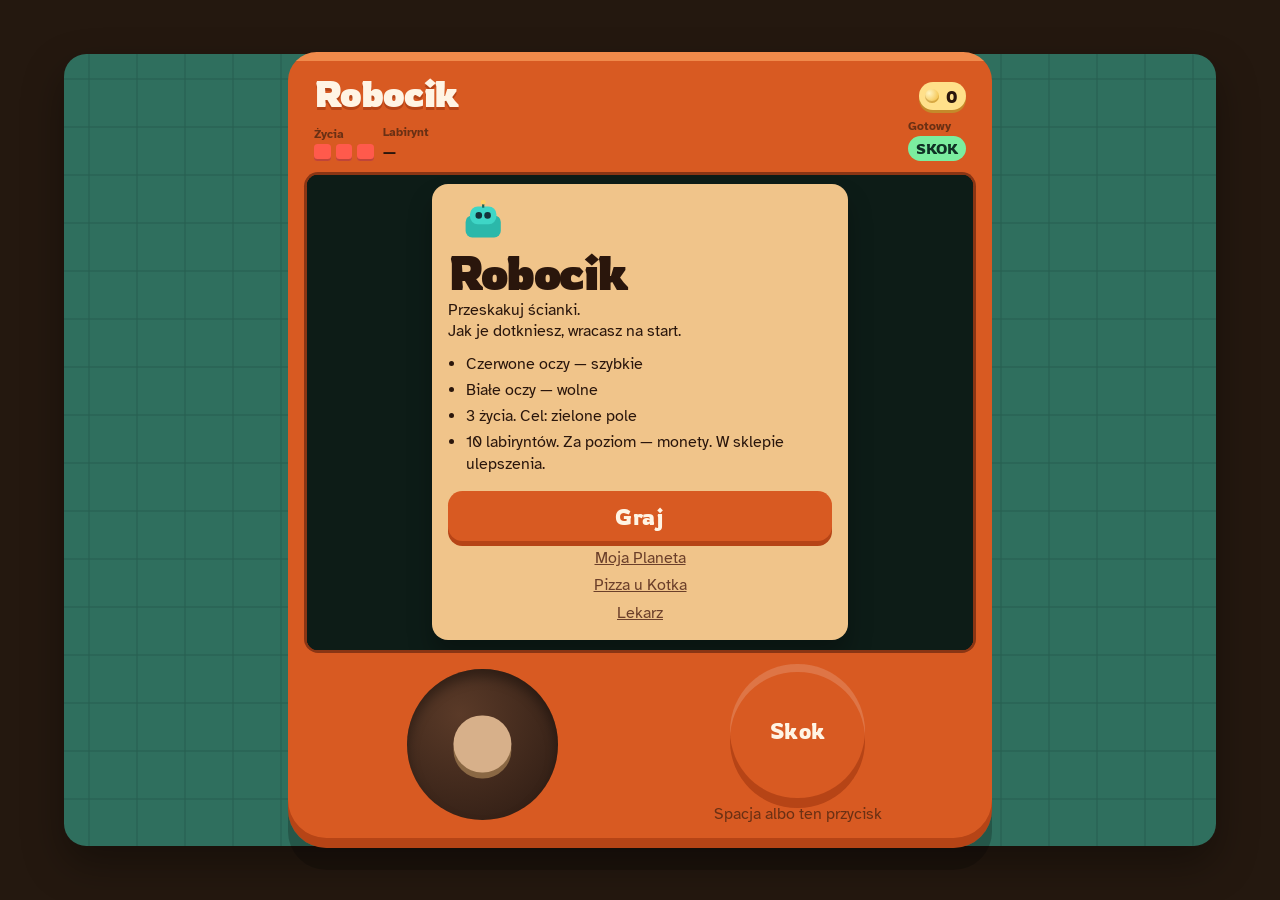
<file: index.html>
<!DOCTYPE html>
<html lang="pl">
  <head>
    <meta charset="utf-8" />
    <meta
      name="viewport"
      content="width=device-width, initial-scale=1, viewport-fit=cover"
    />
    <title>Robocik · r10</title>
    <meta
      name="description"
      content="Jesteś robocikiem. 10 labiryntów. Przeskakuj ścianki, zbieraj monety i kupuj ulepszenia."
    />
    <meta name="theme-color" content="#c65a24" />
    <link rel="icon" href="favicon.svg" type="image/svg+xml" />
    <link rel="preconnect" href="https://fonts.googleapis.com" />
    <link rel="preconnect" href="https://fonts.gstatic.com" crossorigin />
    <link
      href="https://fonts.googleapis.com/css2?family=Atkinson+Hyperlegible:wght@400;700&family=Rowdies:wght@400;700&display=swap"
      rel="stylesheet"
    />
    <link rel="stylesheet" href="styles.css?v=r10" />
  </head>
  <body>
    <div class="desk">
      <div class="mat" aria-hidden="true"></div>
      <main class="toy">
        <header class="faceplate">
          <div class="title-row">
            <h1>Robocik</h1>
            <p id="coins" class="coin-chip" aria-live="polite">
              <span class="coin-dot" aria-hidden="true"></span>
              <span id="coin-count">0</span>
            </p>
          </div>
          <div class="dials">
            <div class="dial">
              <span class="dial-name">Życia</span>
              <div id="lives" class="lives" aria-live="polite"></div>
            </div>
            <div class="dial">
              <span class="dial-name">Labirynt</span>
              <p id="level-name">—</p>
            </div>
            <div class="dial">
              <span class="dial-name">Gotowy</span>
              <p id="jump-meter" class="jump-meter is-ready">SKOK</p>
            </div>
          </div>
        </header>

        <section class="screen" aria-label="Labirynt">
          <canvas id="arena" width="840" height="600"></canvas>
          <p id="toast" class="toast" hidden></p>
          <div id="overlay" class="overlay is-open"></div>
        </section>

        <section class="deck" aria-label="Sterowanie">
          <div
            id="stick"
            class="stick"
            role="application"
            aria-label="Chodzenie. Na komputerze użyj strzałek."
          >
            <span id="stick-knob" class="knob"></span>
          </div>
          <div class="jump-wrap">
            <button id="jump-btn" type="button">Skok</button>
            <p>Spacja albo ten przycisk</p>
          </div>
        </section>
      </main>
    </div>
    <script src="maze.js?v=r10"></script>
    <script src="shop.js?v=r10"></script>
    <script src="main.js?v=r10"></script>
  </body>
</html>
</file>
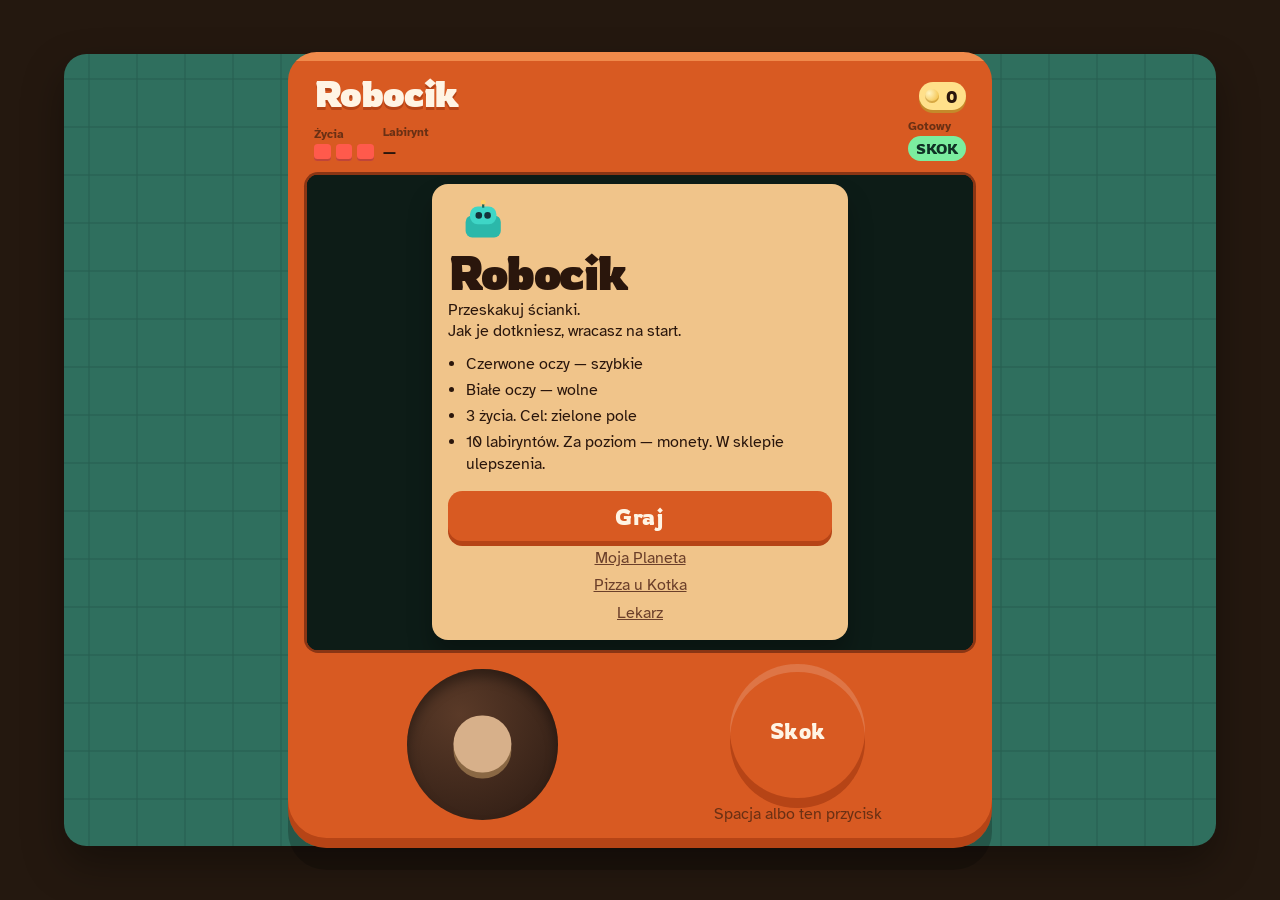
<file: labirynt/index.html>
<!DOCTYPE html>
<html lang="pl">
  <head>
    <meta charset="utf-8" />
    <meta http-equiv="refresh" content="0; url=../?v=r10" />
    <link rel="canonical" href="../" />
    <title>Robocik</title>
    <script>
      location.replace("../?v=r10");
    </script>
  </head>
  <body>
    <p><a href="../?v=r10">Robocik · 10 labiryntów</a></p>
  </body>
</html>
</file>
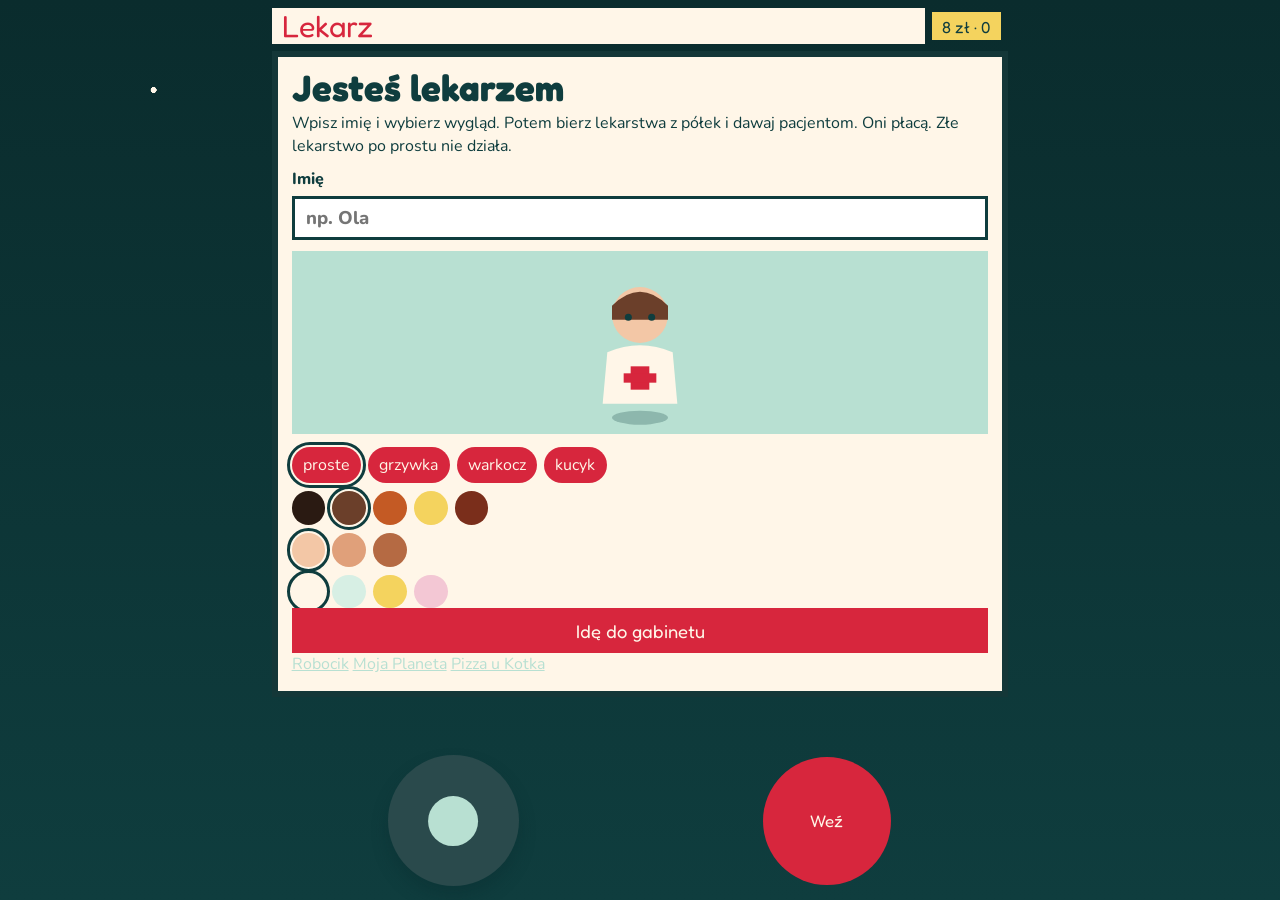
<file: lekarz/index.html>
<!DOCTYPE html>
<html lang="pl">
  <head>
    <meta charset="utf-8" />
    <meta
      name="viewport"
      content="width=device-width, initial-scale=1, viewport-fit=cover"
    />
    <title>Lekarz · l3</title>
    <meta
      name="description"
      content="Jesteś lekarzem. Wybierasz wygląd. Pacjenci płacą. Kupujesz plastry i lekarstwa na półki."
    />
    <meta name="theme-color" content="#0f3d3e" />
    <link rel="icon" href="favicon.svg" type="image/svg+xml" />
    <link rel="preconnect" href="https://fonts.googleapis.com" />
    <link rel="preconnect" href="https://fonts.gstatic.com" crossorigin />
    <link
      href="https://fonts.googleapis.com/css2?family=Fredoka:wght@500;700&family=Nunito:wght@400;800&display=swap"
      rel="stylesheet"
    />
    <link rel="stylesheet" href="styles.css?v=l3" />
  </head>
  <body>
    <div class="ward" id="ward">
      <main class="clinic">
        <header class="beam">
          <div id="sign" class="sign">Lekarz</div>
          <p id="score" class="score">0 zł</p>
          <button id="shop-btn" class="mini" type="button" hidden>Sklep</button>
        </header>
        <section id="stage" class="stage" aria-live="polite"></section>
        <p id="toast" class="toast" hidden></p>
        <aside id="shop" class="shop-sheet" hidden>
          <strong>Sklep</strong>
          <p id="shop-cash">Masz 8 zł</p>
          <div id="shop-list" class="wares"></div>
          <button type="button" class="go" data-act="leave-shop">Wychodzę</button>
        </aside>
        <section id="deck" class="deck" hidden>
          <div
            id="stick"
            class="stick"
            role="application"
            aria-label="Chodzenie. Na komputerze strzałki albo WASD."
          >
            <span id="stick-knob" class="knob"></span>
          </div>
          <button id="act-btn" type="button">Weź</button>
        </section>
      </main>
    </div>
    <script src="data.js?v=l3"></script>
    <script src="clinic.js?v=l3"></script>
  </body>
</html>
</file>
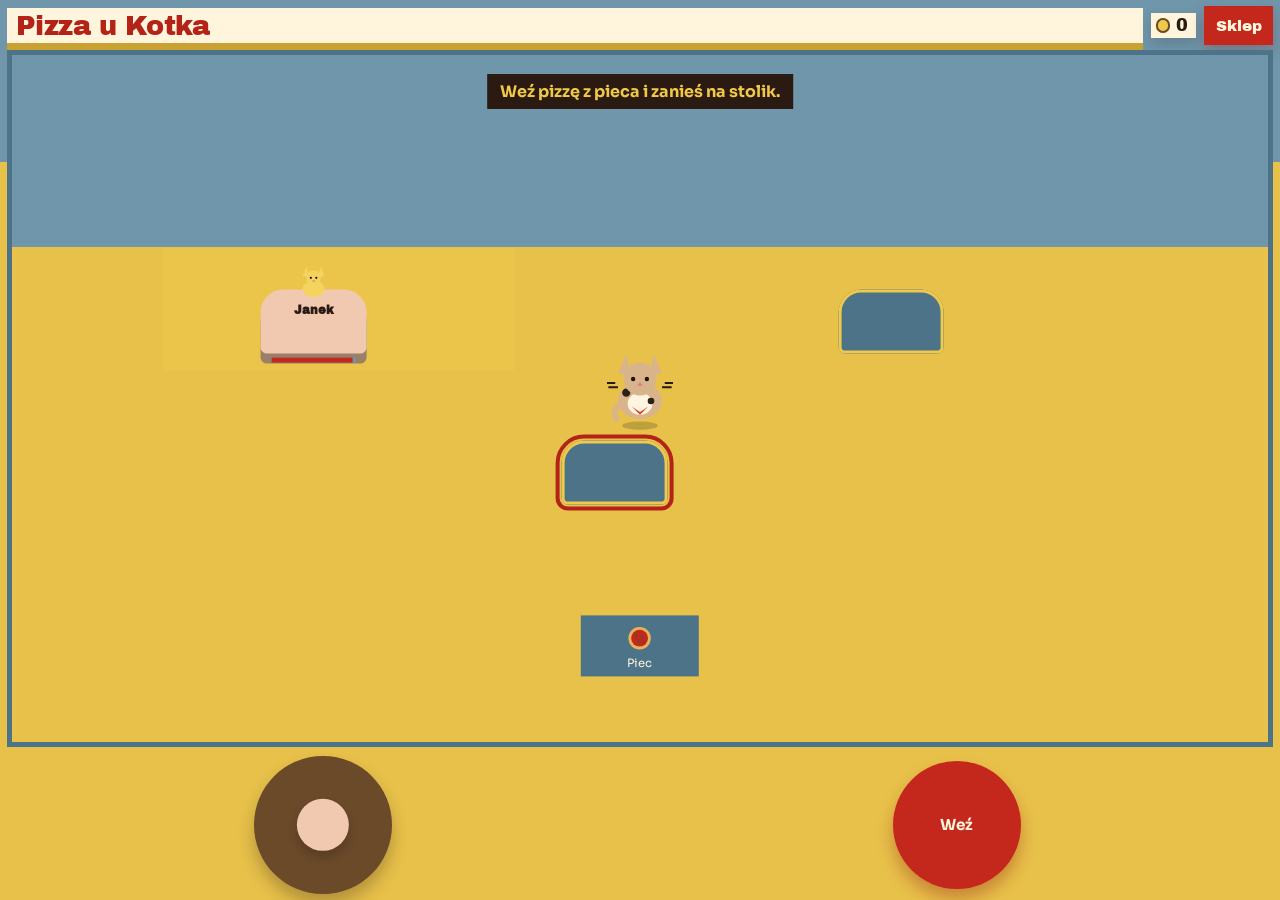
<file: pizza/index.html>
<!DOCTYPE html>
<html lang="pl">
  <head>
    <meta charset="utf-8" />
    <meta
      name="viewport"
      content="width=device-width, initial-scale=1, viewport-fit=cover"
    />
    <title>Pizza u Kotka · kot4</title>
    <meta
      name="description"
      content="Jesteś kotkiem. Nosisz pizzę z grzybami na stoliki. Śmieci zostają."
    />
    <meta name="theme-color" content="#e8c14a" />
    <link rel="icon" href="favicon.svg" type="image/svg+xml" />
    <link rel="preconnect" href="https://fonts.googleapis.com" />
    <link rel="preconnect" href="https://fonts.gstatic.com" crossorigin />
    <link
      href="https://fonts.googleapis.com/css2?family=Archivo+Black&family=Sora:wght@400;700&display=swap"
      rel="stylesheet"
    />
    <link rel="stylesheet" href="styles.css?v=kot4" />
  </head>
  <body>
    <div class="canteen" id="canteen">
      <main class="hall">
        <header class="beam">
          <div id="sign" class="sign">Pizza u Kotka</div>
          <p id="wallet" class="wallet">
            <span class="coin" aria-hidden="true"></span>
            <span id="money">0</span>
          </p>
          <button id="shop-btn" class="mini" type="button" data-act="upgrades">Sklep</button>
        </header>

        <section id="stage" class="stage" aria-live="polite"></section>
        <p id="toast" class="toast" hidden></p>
        <section id="deck" class="deck" hidden>
          <div
            id="stick"
            class="stick"
            role="application"
            aria-label="Chodzenie. Na komputerze strzałki albo WASD."
          >
            <span id="stick-knob" class="knob"></span>
          </div>
          <button id="act-btn" type="button">Weź</button>
        </section>
      </main>
    </div>
    <script src="data.js?v=kot4"></script>
    <script src="cook.js?v=kot4"></script>
  </body>
</html>
</file>
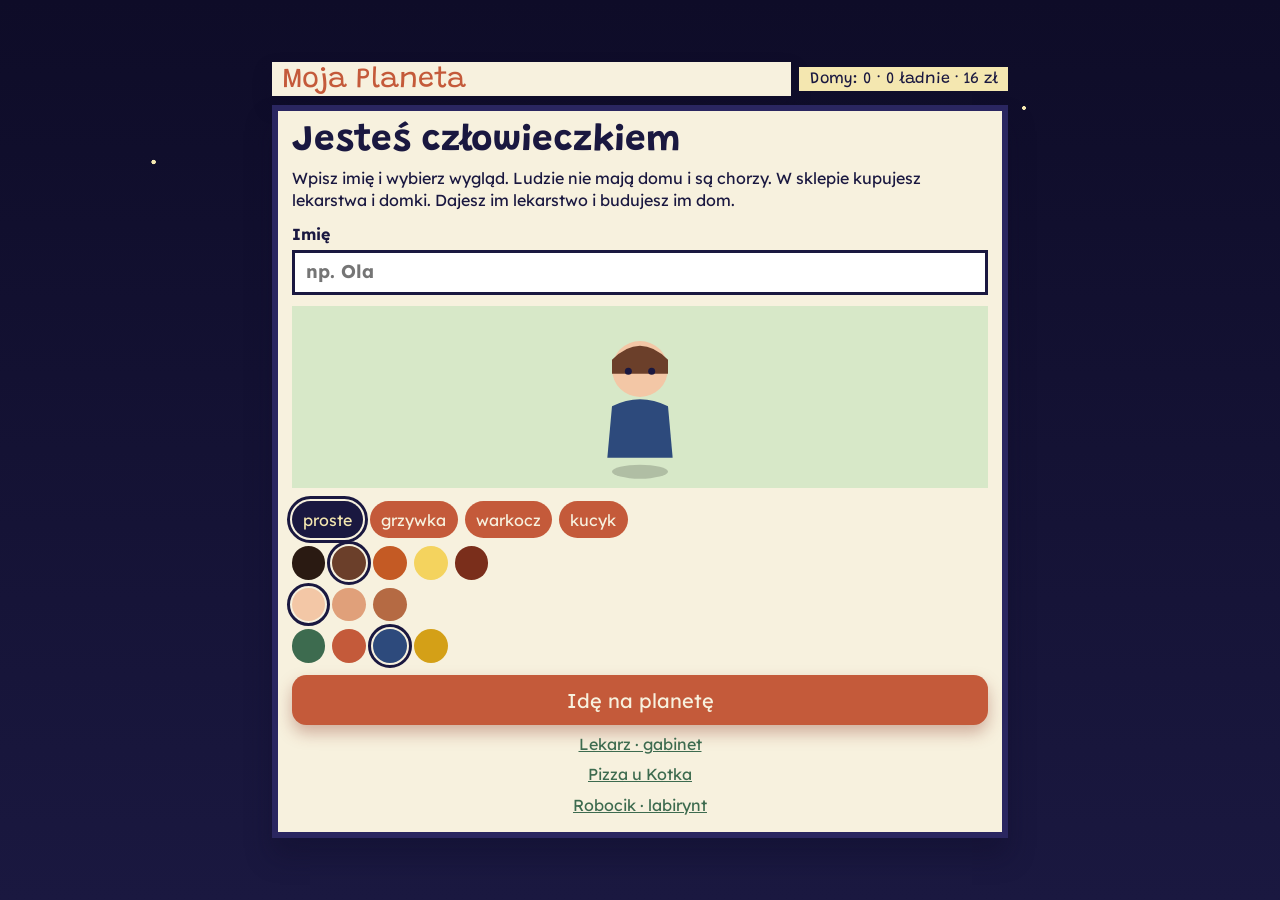
<file: planeta/index.html>
<!DOCTYPE html>
<html lang="pl">
  <head>
    <meta charset="utf-8" />
    <meta
      name="viewport"
      content="width=device-width, initial-scale=1, viewport-fit=cover"
    />
    <title>Moja Planeta · p10</title>
    <meta
      name="description"
      content="Jesteś człowieczkiem. Ludzie nie mają domu i są chorzy. Dajesz lekarstwa i budujesz im domy."
    />
    <meta name="theme-color" content="#1a1840" />
    <link rel="icon" href="favicon.svg" type="image/svg+xml" />
    <link rel="preconnect" href="https://fonts.googleapis.com" />
    <link rel="preconnect" href="https://fonts.gstatic.com" crossorigin />
    <link
      href="https://fonts.googleapis.com/css2?family=Grandstander:wght@600;800&family=Lexend:wght@400;700&display=swap"
      rel="stylesheet"
    />
    <link rel="stylesheet" href="styles.css?v=p10" />
  </head>
  <body>
    <div class="space" id="space">
      <main class="globe">
        <header class="beam">
          <div id="sign" class="sign">Moja Planeta</div>
          <p id="nice" class="nice">Ładnie: 0</p>
        </header>
        <section id="stage" class="stage" aria-live="polite"></section>
        <p id="toast" class="toast" hidden></p>
        <aside id="talk" class="talk" hidden>
          <strong id="talk-name"></strong>
          <span id="talk-line"></span>
        </aside>
        <aside id="shop" class="shop-sheet" hidden>
          <strong>Sklep</strong>
          <p id="shop-cash">Masz 16 zł</p>
          <div id="shop-list" class="wares"></div>
          <button type="button" class="go" data-act="leave-shop">Wychodzę</button>
        </aside>
        <section id="dock" class="dock" hidden></section>
        <section id="deck" class="deck" hidden>
          <div
            id="stick"
            class="stick"
            role="application"
            aria-label="Chodzenie. Na komputerze strzałki albo WASD."
          >
            <span id="stick-knob" class="knob"></span>
          </div>
          <button id="act-btn" type="button">Wejdź</button>
        </section>
      </main>
    </div>
    <script src="data.js?v=p10"></script>
    <script src="world.js?v=p10"></script>
  </body>
</html>
</file>
<file: styles.css>
:root {
  --desk: #24180f;
  --walnut: #3a2616;
  --mat: #2f6f5e;
  --mat-line: #275e50;
  --shell: #d85a22;
  --shell-deep: #b64416;
  --shell-shine: #f08a4b;
  --plate: #f0c48a;
  --ink: #2a160c;
  --paper: #fff4e4;
  --screen: #0d1c16;
  --ready: #7bed9f;
  --life: #ff5a4c;
  --life-off: #7a3a22;
  --focus: #ffe08a;
}

* {
  box-sizing: border-box;
}

html,
body {
  min-height: 100%;
  margin: 0;
}

body {
  min-height: 100dvh;
  font-family: "Atkinson Hyperlegible", "Avenir Next", sans-serif;
  color: var(--ink);
  background: var(--desk);
  overflow: hidden;
}

::selection {
  background: #ffd166;
  color: var(--ink);
}

.desk {
  position: relative;
  min-height: 100dvh;
  display: grid;
  place-items: center;
  padding: max(0.7rem, env(safe-area-inset-top)) 0.7rem
    max(0.7rem, env(safe-area-inset-bottom));
}

.mat {
  position: absolute;
  inset: 6vh 5vw;
  border-radius: 1.4rem;
  background:
    linear-gradient(90deg, transparent 24px, var(--mat-line) 25px, transparent 26px)
      0 0 / 48px 48px,
    linear-gradient(transparent 24px, var(--mat-line) 25px, transparent 26px) 0 0 /
      48px 48px,
    var(--mat);
  box-shadow: 0 18px 40px rgba(0, 0, 0, 0.35);
}

.toy:has(.overlay.is-open) .faceplate h1 {
  font-size: clamp(1.5rem, 6vw, 2.4rem);
}

.toy {
  position: relative;
  width: min(44rem, 100%);
  display: grid;
  gap: 0.7rem;
  padding: 0.85rem 0.85rem 1rem;
  border-radius: 1.8rem 1.8rem 2.4rem 2.4rem;
  user-select: none;
  background:
    linear-gradient(180deg, var(--shell-shine) 0 0.55rem, transparent 0.55rem),
    var(--shell);
  box-shadow:
    inset 0 -10px 0 var(--shell-deep),
    0 22px 0 rgba(0, 0, 0, 0.22);
}

.faceplate {
  display: grid;
  gap: 0.55rem;
  padding: 0.35rem 0.45rem 0.15rem;
}

.title-row {
  display: flex;
  align-items: end;
  justify-content: space-between;
  gap: 0.7rem;
}

.coin-chip {
  display: inline-flex;
  align-items: center;
  gap: 0.4rem;
  margin: 0;
  padding: 0.22rem 0.55rem 0.22rem 0.35rem;
  border-radius: 999px;
  background: #ffe08a;
  color: var(--ink);
  font-family: "Rowdies", "Trebuchet MS", sans-serif;
  font-size: 1.05rem;
  box-shadow: 0 3px 0 #c48a2a;
}

.coin-dot {
  width: 0.9rem;
  height: 0.9rem;
  border-radius: 50%;
  background: radial-gradient(circle at 30% 30%, #fff4c2, #f0b429);
  box-shadow: inset 0 -2px 0 rgba(120, 70, 0, 0.25);
}

.faceplate h1 {
  margin: 0;
  font-family: "Rowdies", "Trebuchet MS", sans-serif;
  font-size: clamp(2rem, 8vw, 3.4rem);
  line-height: 0.9;
  letter-spacing: -0.03em;
  color: var(--paper);
  text-shadow: 0 3px 0 var(--shell-deep);
}

.dials {
  display: grid;
  grid-template-columns: auto 1fr auto;
  gap: 0.55rem;
  align-items: end;
}

.dial-name {
  display: block;
  margin-bottom: 0.2rem;
  font-size: 0.72rem;
  font-weight: 700;
  color: #6a3014;
}

.dial p {
  margin: 0;
  font-family: "Rowdies", "Trebuchet MS", sans-serif;
  font-size: 0.95rem;
  color: var(--ink);
}

.lives {
  display: flex;
  gap: 0.28rem;
}

.life {
  width: 1.05rem;
  height: 1.05rem;
  border-radius: 0.22rem;
  background: var(--life-off);
  box-shadow: inset 0 -2px 0 rgba(0, 0, 0, 0.25);
}

.life.is-on {
  background: var(--life);
}

.jump-meter {
  min-width: 3.6rem;
  padding: 0.18rem 0.45rem;
  border-radius: 999px;
  background: #7a3a22;
  color: #f7d2b0;
  text-align: center;
}

.jump-meter.is-ready {
  background: var(--ready);
  color: #103226;
}

.screen {
  position: relative;
  overflow: hidden;
  border-radius: 0.7rem;
  background: var(--screen);
  box-shadow:
    inset 0 0 0 4px #1a100c,
    0 0 0 3px #8a3514;
}

#arena {
  display: block;
  width: 100%;
  height: auto;
  vertical-align: middle;
  background: #10231c;
}

.toast {
  position: absolute;
  left: 50%;
  bottom: 0.8rem;
  margin: 0;
  padding: 0.4rem 0.75rem;
  transform: translateX(-50%);
  border-radius: 999px;
  background: #fff1cf;
  color: var(--ink);
  font-weight: 700;
  box-shadow: 0 8px 16px rgba(0, 0, 0, 0.25);
}

.overlay {
  position: absolute;
  inset: 0;
  display: grid;
  align-content: center;
  justify-items: center;
  padding: 0.55rem;
  overflow: auto;
  background: rgba(13, 28, 22, 0.82);
}

.overlay[hidden] {
  display: none;
}

.card {
  width: min(26rem, 100%);
  padding: 1rem 1rem 1.1rem;
  border-radius: 1rem;
  background: var(--plate);
  box-shadow: 0 16px 24px rgba(0, 0, 0, 0.28);
}

.toy-face {
  display: block;
  width: 4.4rem;
  height: auto;
  margin-bottom: 0.35rem;
}

.card h2 {
  margin: 0 0 0.35rem;
  font-family: "Rowdies", "Trebuchet MS", sans-serif;
  font-size: clamp(2rem, 9vw, 3rem);
  line-height: 0.92;
  letter-spacing: -0.03em;
}

.lead,
.rules,
.jump-wrap p {
  margin: 0;
  line-height: 1.35;
}

@media (max-width: 640px) {
  .jump-wrap p {
    display: none;
  }
}

.rules {
  margin: 0.7rem 0 1rem;
  padding-left: 1.1rem;
}

.rules li + li {
  margin-top: 0.28rem;
}

.shop-card {
  width: min(28rem, 100%);
  max-height: 100%;
  display: flex;
  flex-direction: column;
  overflow: hidden;
}

.shop-card > .go {
  flex: 0 0 auto;
}

.wares {
  display: grid;
  gap: 0.2rem;
  margin: 0.45rem 0 0.7rem;
  min-height: 0;
  overflow: auto;
  -webkit-overflow-scrolling: touch;
}

.ware {
  display: grid;
  grid-template-columns: 1fr auto;
  gap: 0.7rem;
  align-items: center;
  padding: 0.32rem 0.1rem;
  border-top: 1px solid #d7a56a;
}

.ware:first-child {
  border-top: 0;
}

.ware p {
  margin: 0.15rem 0 0;
  line-height: 1.25;
}

.buy {
  min-width: 4.4rem;
  min-height: 2.8rem;
  padding: 0.35rem 0.7rem;
  border: 0;
  border-radius: 0.75rem;
  background: var(--shell);
  color: var(--paper);
  font-family: "Rowdies", "Trebuchet MS", sans-serif;
  font-size: 1rem;
  box-shadow: 0 4px 0 var(--shell-deep);
}

.buy:hover:not(:disabled) {
  background: #e4662c;
}

.buy:disabled {
  background: #b88968;
  box-shadow: none;
  color: #fff4e4;
}

.buy:focus-visible {
  outline: 3px solid var(--focus);
  outline-offset: 3px;
}

.go,
#jump-btn {
  font: inherit;
  font-family: "Rowdies", "Trebuchet MS", sans-serif;
  letter-spacing: 0.02em;
  color: var(--paper);
  background: var(--shell);
  border: 0;
  cursor: pointer;
}

.go {
  width: 100%;
  min-height: 3.1rem;
  border-radius: 0.9rem;
  font-size: 1.35rem;
  box-shadow: 0 5px 0 var(--shell-deep);
}

.side {
  display: block;
  margin-top: 0.45rem;
  text-align: center;
  color: #6b3f2a;
}

.go:hover,
#jump-btn:hover {
  background: #e4662c;
}

.go:focus-visible,
#jump-btn:focus-visible,
.stick:focus-visible {
  outline: 3px solid var(--focus);
  outline-offset: 3px;
}

.deck {
  display: grid;
  grid-template-columns: 1fr 1fr;
  gap: 0.8rem;
  align-items: center;
  padding: 0.15rem 0.35rem 0.2rem;
}

.stick {
  position: relative;
  width: min(9.4rem, 38vw);
  height: min(9.4rem, 38vw);
  margin: 0 auto;
  border-radius: 50%;
  background: radial-gradient(circle at 35% 30%, #5a3a28, #2b1a12);
  touch-action: none;
  box-shadow: inset 0 8px 12px rgba(0, 0, 0, 0.35);
}

.knob {
  position: absolute;
  top: 50%;
  left: 50%;
  width: 38%;
  height: 38%;
  border-radius: 50%;
  background: #d7b08a;
  transform: translate(-50%, -50%);
  box-shadow: 0 6px 0 #8a6844;
  pointer-events: none;
}

.jump-wrap {
  display: grid;
  justify-items: center;
  gap: 0.35rem;
  color: #6a3014;
  text-align: center;
}

#jump-btn {
  width: min(8.4rem, 36vw);
  height: min(8.4rem, 36vw);
  border-radius: 50%;
  font-size: 1.4rem;
  touch-action: none;
  box-shadow:
    0 10px 0 var(--shell-deep),
    inset 0 8px 0 rgba(255, 255, 255, 0.16);
}

#jump-btn:active {
  transform: translateY(6px);
  box-shadow:
    0 4px 0 var(--shell-deep),
    inset 0 8px 0 rgba(255, 255, 255, 0.16);
}

@media (min-width: 820px) {
  .toy {
    padding: 1.1rem 1.2rem 1.2rem;
  }

  .deck {
    padding-inline: 1.5rem;
  }
}

@media (max-width: 640px) {
  .title-row h1 {
    font-size: 1.7rem;
  }

  .dials {
    grid-template-columns: auto 1fr;
  }

  .dial:last-child {
    display: none;
  }

  .card h2 {
    font-size: 1.85rem;
  }

  .toy-face {
    width: 3.4rem;
  }

  .ware p {
    display: none;
  }

  .ware {
    padding: 0.18rem 0.05rem;
  }

  .buy {
    min-width: 3.6rem;
    min-height: 2.35rem;
  }

  .wares {
    padding-right: 0.15rem;
  }
}

@media (max-height: 760px) {
  .faceplate h1 {
    font-size: 1.8rem;
  }

  .stick,
  #jump-btn {
    width: min(7.2rem, 32vw);
    height: min(7.2rem, 32vw);
  }

  .card {
    padding: 0.75rem 0.8rem 0.85rem;
  }

  .rules {
    margin: 0.45rem 0 0.75rem;
  }
}

@media (prefers-reduced-motion: reduce) {
  .go,
  #jump-btn,
  .knob {
    transition: none;
  }
}
</file>
<file: lekarz/styles.css>
:root {
  --ink: #0f3d3e;
  --mint: #b8e0d2;
  --tile: #e7f6ef;
  --cross: #d7263d;
  --cream: #fff6e8;
  --bar: #1b1b22;
  --steel: #2a4a4c;
  --focus: #f4d35e;
}

* {
  box-sizing: border-box;
}

html,
body {
  min-height: 100%;
  margin: 0;
}

body {
  min-height: 100dvh;
  font-family: Nunito, "Avenir Next", sans-serif;
  color: var(--ink);
  background: var(--ink);
}

::selection {
  background: var(--cross);
  color: var(--cream);
}

:focus-visible {
  outline: 3px solid var(--focus);
  outline-offset: 3px;
}

.ward {
  min-height: 100dvh;
  display: grid;
  place-items: center;
  padding: max(0.5rem, env(safe-area-inset-top)) 0.55rem
    max(0.4rem, env(safe-area-inset-bottom));
  background:
    radial-gradient(circle at 12% 10%, #fff6e8 0 0.18rem, transparent 0.2rem),
    linear-gradient(#0a2c2d, var(--ink));
}

.clinic {
  position: relative;
  width: min(46rem, 100%);
  height: calc(100dvh - 0.9rem);
  display: grid;
  grid-template-rows: auto 1fr auto auto;
  gap: 0.45rem;
}

.sign,
.score,
.jail h1,
#act-btn {
  font-family: Fredoka, "Trebuchet MS", sans-serif;
}

.beam {
  display: grid;
  grid-template-columns: minmax(0, 1fr) auto auto;
  align-items: center;
  gap: 0.45rem;
}

.mini,
.go {
  font: inherit;
  border: 0;
  cursor: pointer;
}

.mini {
  min-height: 2.3rem;
  padding: 0.2rem 0.65rem;
  background: var(--cross);
  color: var(--cream);
  font-family: Fredoka, "Trebuchet MS", sans-serif;
}

.sign,
.score {
  margin: 0;
  padding: 0.28rem 0.65rem 0.18rem;
}

.sign {
  background: var(--cream);
  color: var(--cross);
  font-size: clamp(1.2rem, 5vw, 1.9rem);
  line-height: 0.95;
}

.score {
  background: var(--focus);
  font-size: 1rem;
}

.stage {
  min-height: 0;
}

.sheet {
  padding: 0.85rem 0.85rem 1rem;
  background: var(--cream);
  border: 6px solid #143738;
}

.sheet h1 {
  margin: 0 0 0.4rem;
  font-family: Fredoka, "Trebuchet MS", sans-serif;
  font-size: clamp(1.55rem, 7vw, 2.3rem);
  line-height: 0.95;
}

.lead,
.name-box {
  margin: 0;
  line-height: 1.4;
}

.name-box {
  display: grid;
  gap: 0.3rem;
  margin: 0.7rem 0 0.4rem;
  font-weight: 800;
}

.name-box input {
  min-height: 2.8rem;
  padding: 0.4rem 0.7rem;
  border: 3px solid var(--ink);
  background: #fff;
  color: var(--ink);
  font: inherit;
  font-size: 1.15rem;
}

.mirror {
  display: grid;
  place-items: center;
  margin: 0.7rem 0 0.8rem;
  padding: 0.45rem;
  background: var(--mint);
}

.picks {
  display: grid;
  gap: 0.5rem;
}

.pick-row,
.swatches {
  display: flex;
  flex-wrap: wrap;
  gap: 0.45rem;
}

.chip,
.swatch {
  font: inherit;
  border: 0;
  cursor: pointer;
}

.chip {
  min-height: 2.3rem;
  padding: 0.25rem 0.7rem;
  border-radius: 999px;
  background: var(--cross);
  color: var(--cream);
}

.chip.is-on,
.swatch.is-on {
  outline: 3px solid var(--ink);
  outline-offset: 2px;
}

.swatch {
  width: 2.1rem;
  height: 2.1rem;
  border-radius: 999px;
}

.ward:not(.is-play) .clinic {
  height: auto;
  min-height: calc(100dvh - 0.9rem);
}

.arena,
.room {
  height: 100%;
}

.room {
  position: relative;
  overflow: hidden;
  border: 5px solid #143738;
  background:
    linear-gradient(#7ec8c0 0 18%, transparent 18%),
    repeating-linear-gradient(90deg, var(--tile) 0 28px, #d7efe4 28px 56px);
}

.rack {
  position: absolute;
  left: 8%;
  right: 8%;
  height: 0.7rem;
  background: #8a4a32;
  box-shadow: 0 6px 0 rgba(15, 61, 62, 0.12);
  z-index: 1;
}

.rack.one {
  top: 74%;
}

.rack.two {
  top: 90%;
}

.shelf,
.chair,
.you,
.guest,
.bottle {
  position: absolute;
  transform: translate(-50%, -50%);
}

.shelf {
  width: 3.4rem;
  display: grid;
  justify-items: center;
  z-index: 2;
  font-size: 0.62rem;
  font-weight: 800;
  text-align: center;
}

.shelf.is-near,
.chair.is-near {
  outline: 4px solid var(--cross);
  outline-offset: 3px;
}

.shelf.is-empty {
  opacity: 0.35;
}

.shelf em {
  font-style: normal;
  font-size: 0.7rem;
}

.chair {
  width: 4.4rem;
  height: 4.6rem;
  display: grid;
  justify-items: center;
  align-content: end;
  z-index: 2;
  background: #8a4a32;
  box-shadow: inset 0 18px 0 #c45a3a;
}

.chair b,
.shelf b {
  position: absolute;
  top: -1.15rem;
  padding: 0.05rem 0.3rem;
  background: var(--cream);
  white-space: nowrap;
}

.say {
  position: absolute;
  top: -2.35rem;
  padding: 0.12rem 0.35rem;
  background: var(--ink);
  color: var(--cream);
  font-size: 0.72rem;
  font-weight: 800;
  white-space: nowrap;
}

.you {
  z-index: 4;
  pointer-events: none;
}

.you::before {
  content: "";
  position: absolute;
  left: 50%;
  bottom: 0.1rem;
  width: 2.3rem;
  height: 0.65rem;
  background: rgba(15, 61, 62, 0.28);
  border-radius: 50%;
  transform: translateX(-50%);
}

.held {
  position: absolute;
  right: -0.4rem;
  top: 0.2rem;
  width: 1.5rem;
}

.deck {
  display: grid;
  grid-template-columns: 1fr 1fr;
  gap: 0.7rem;
  align-items: center;
}

.stick {
  position: relative;
  width: min(8.2rem, 36vw);
  height: min(8.2rem, 36vw);
  margin: 0 auto;
  border-radius: 50%;
  background: var(--steel);
  touch-action: none;
  box-shadow: 0 10px 16px rgba(10, 44, 45, 0.35);
}

.knob {
  position: absolute;
  top: 50%;
  left: 50%;
  width: 38%;
  height: 38%;
  border-radius: 50%;
  background: var(--mint);
  transform: translate(-50%, -50%);
  pointer-events: none;
}

#act-btn {
  width: min(8rem, 34vw);
  height: min(8rem, 34vw);
  margin: 0 auto;
  border: 0;
  border-radius: 50%;
  background: var(--cross);
  color: var(--cream);
  font-size: 1.05rem;
  touch-action: none;
  cursor: pointer;
}

.toast {
  position: absolute;
  left: 50%;
  top: 4.4rem;
  z-index: 6;
  margin: 0;
  padding: 0.4rem 0.75rem;
  transform: translateX(-50%);
  background: var(--ink);
  color: var(--cream);
  font-weight: 800;
}

.toast[hidden] {
  display: none;
}

.jail {
  display: grid;
  align-content: center;
  justify-items: center;
  gap: 0.55rem;
  height: 100%;
  padding: 1rem;
  background:
    repeating-linear-gradient(90deg, transparent 0 18px, rgba(255, 246, 232, 0.16) 18px 24px),
    var(--bar);
  color: var(--cream);
  text-align: center;
}

.jail h1 {
  margin: 0;
  font-size: clamp(1.8rem, 8vw, 2.8rem);
  line-height: 0.95;
}

.jail p,
.note {
  margin: 0;
  max-width: 22rem;
}

.clock {
  font-family: Fredoka, "Trebuchet MS", sans-serif;
  font-size: clamp(2.4rem, 12vw, 4rem);
  color: var(--cross);
}

.note {
  font-size: 0.85rem;
  opacity: 0.8;
}

.side {
  color: var(--mint);
}

.ward.is-jail .deck,
.ward.is-shop .deck {
  display: none;
}

.shop-sheet {
  position: absolute;
  left: 0.55rem;
  right: 0.55rem;
  top: 4.2rem;
  bottom: 11rem;
  z-index: 7;
  display: grid;
  grid-template-rows: auto auto 1fr auto;
  gap: 0.35rem;
  padding: 0.7rem 0.75rem;
  overflow: hidden;
  background: var(--cream);
  border: 4px solid var(--ink);
}

.shop-sheet[hidden] {
  display: none;
}

.shop-sheet strong {
  font-family: Fredoka, "Trebuchet MS", sans-serif;
  font-size: 1.35rem;
}

.shop-sheet p {
  margin: 0;
  font-weight: 800;
}

.wares {
  display: grid;
  gap: 0.4rem;
  overflow: auto;
}

.ware {
  display: grid;
  grid-template-columns: 2rem 1fr auto;
  align-items: center;
  gap: 0.35rem;
  min-height: 3rem;
  padding: 0.35rem 0.5rem;
  border: 0;
  background: var(--mint);
  color: var(--ink);
  font: inherit;
  text-align: left;
  cursor: pointer;
}

.ware.is-poor {
  background: #e8d2a8;
}

.go {
  width: 100%;
  min-height: 2.8rem;
  background: var(--cross);
  color: var(--cream);
  font-family: Fredoka, "Trebuchet MS", sans-serif;
  font-size: 1.15rem;
}

@media (max-width: 640px) {
  .shelf {
    width: 3rem;
    font-size: 0.55rem;
  }
}
</file>
<file: pizza/styles.css>
:root {
  --lino: #e8c14a;
  --lino-deep: #c9a032;
  --cinder: #6f96ab;
  --cinder-deep: #4d7388;
  --tray: #f0c9b0;
  --ketchup: #c4281c;
  --ketchup-deep: #8e1b14;
  --milk: #fff4dc;
  --ink: #2a1a12;
  --mushroom: #6b4a2a;
  --sauce: #b42318;
  --crumb: #9a8068;
  --coin: #f0c94a;
  --focus: #2a1a12;
}

* {
  box-sizing: border-box;
}

html,
body {
  min-height: 100%;
  margin: 0;
}

body {
  min-height: 100dvh;
  font-family: Sora, "Avenir Next", sans-serif;
  color: var(--ink);
  background: var(--lino);
}

::selection {
  background: var(--sauce);
  color: var(--milk);
}

:focus-visible {
  outline: 3px solid var(--focus);
  outline-offset: 3px;
}

::-webkit-scrollbar {
  height: 8px;
  width: 8px;
}

::-webkit-scrollbar-thumb {
  background: var(--mushroom);
}

.canteen {
  min-height: 100dvh;
  display: grid;
  place-items: center;
  padding: max(0.6rem, env(safe-area-inset-top)) 0.6rem
    max(0.6rem, env(safe-area-inset-bottom));
  background:
    linear-gradient(var(--cinder) 0 18%, transparent 18%),
    var(--lino);
}

.hall {
  position: relative;
  width: min(46rem, 100%);
  display: grid;
  gap: 0.55rem;
}

.beam {
  display: grid;
  grid-template-columns: minmax(0, 1fr) auto auto;
  align-items: center;
  gap: 0.5rem;
}

.mini {
  min-height: 2.4rem;
  padding: 0.2rem 0.7rem;
  border: 0;
  background: var(--ketchup);
  color: var(--milk);
  font-family: "Archivo Black", "Trebuchet MS", sans-serif;
  font-size: 0.95rem;
  box-shadow: 0 6px 12px rgba(142, 27, 20, 0.28);
}

.mini[hidden] {
  display: none;
}

.sign {
  min-width: 0;
  margin: 0;
  padding: 0.35rem 0.55rem 0.2rem;
  background: var(--milk);
  color: var(--sauce);
  font-family: "Archivo Black", "Trebuchet MS", sans-serif;
  font-size: clamp(0.95rem, 4.2vw, 1.7rem);
  line-height: 0.95;
  letter-spacing: -0.02em;
  box-shadow: 0 10px 0 var(--lino-deep);
}

.sign.is-fancy {
  background: var(--sauce);
  color: var(--milk);
  box-shadow: 0 10px 0 var(--ketchup-deep);
}

.wallet {
  display: inline-flex;
  flex: 0 0 auto;
  align-items: center;
  gap: 0.35rem;
  margin: 0;
  padding: 0.2rem 0.55rem 0.2rem 0.3rem;
  background: var(--milk);
  font-family: "Archivo Black", "Trebuchet MS", sans-serif;
  font-size: 1.1rem;
  box-shadow: 0 6px 14px rgba(42, 26, 18, 0.18);
}

.coin {
  width: 0.9rem;
  height: 0.9rem;
  border-radius: 50%;
  background: var(--coin);
  box-shadow: inset 0 0 0 2px var(--mushroom);
}

.stage {
  min-height: 28rem;
}

.sheet {
  padding: 0.85rem 0.85rem 1rem;
  background: var(--milk);
  border: 7px solid var(--cinder-deep);
  box-shadow: 0 18px 24px rgba(42, 26, 18, 0.2);
}

.sheet h1,
.go,
.guest-name {
  font-family: "Archivo Black", "Trebuchet MS", sans-serif;
}

.sheet h1 {
  margin: 0 0 0.45rem;
  font-size: clamp(1.6rem, 7vw, 2.4rem);
  line-height: 0.95;
  letter-spacing: -0.02em;
}

.lead,
.empty,
.side,
.ware p {
  margin: 0;
  line-height: 1.4;
  font-size: 1rem;
}

.mirror {
  display: grid;
  place-items: center;
  margin: 0.75rem 0 0.85rem;
  padding: 0.5rem;
  background: var(--cinder);
}

.picks {
  display: grid;
  gap: 0.45rem;
}

.pick-row,
.swatches {
  display: flex;
  flex-wrap: wrap;
  gap: 0.55rem;
}

.chip,
.swatch,
.go,
.buy {
  font: inherit;
  border: 0;
  cursor: pointer;
}

.chip,
.go,
.buy {
  background: var(--ketchup);
  color: var(--milk);
}

.chip {
  min-height: 2.3rem;
  padding: 0.25rem 0.7rem;
  border-radius: 999px;
}

.chip.is-on,
.swatch.is-on {
  outline: 3px solid var(--ink);
  outline-offset: 2px;
  background: var(--ink);
  color: var(--coin);
}

.swatch {
  width: 2.1rem;
  height: 2.1rem;
  border-radius: 999px;
}

.go {
  width: 100%;
  min-height: 3.1rem;
  margin-top: 0.8rem;
  border-radius: 0.9rem;
  font-size: 1.25rem;
  box-shadow: 0 8px 16px rgba(142, 27, 20, 0.35);
}

.go:hover,
.chip:hover,
.buy:hover:not(:disabled) {
  background: var(--sauce);
}

.side {
  display: block;
  margin-top: 0.65rem;
  text-align: center;
  color: var(--mushroom);
}

.play {
  display: grid;
  gap: 0.45rem;
}

.arena {
  height: 100%;
}

.how {
  margin: 0;
  font-weight: 700;
}

.room {
  position: relative;
  height: min(54vh, 24rem);
  overflow: hidden;
  background:
    linear-gradient(var(--cinder) 0 28%, var(--lino) 28%);
  border: 5px solid var(--cinder-deep);
}

.canteen.is-play {
  min-height: 100dvh;
  align-items: stretch;
  padding: max(0.4rem, env(safe-area-inset-top)) 0.45rem
    max(0.35rem, env(safe-area-inset-bottom));
}

.canteen.is-play .hall {
  width: 100%;
  height: calc(100dvh - 0.8rem);
  grid-template-rows: auto 1fr auto;
  gap: 0.35rem;
}

.canteen.is-play .stage {
  min-height: 0;
}

.canteen.is-play .arena,
.canteen.is-play .room {
  height: 100%;
}

.canteen.is-play .toast {
  top: 4.2rem;
}

.room::before {
  content: "";
  position: absolute;
  left: 12%;
  top: 28%;
  width: 28%;
  height: 18%;
  background: var(--coin);
  opacity: 0.35;
  pointer-events: none;
}

.oven {
  position: absolute;
  width: 7.4rem;
  transform: translate(-50%, -50%);
  display: grid;
  justify-items: center;
  gap: 0.1rem;
  padding: 0.35rem 0.3rem 0.4rem;
  background: var(--cinder-deep);
  color: var(--milk);
  font-size: 0.72rem;
  text-align: center;
  z-index: 2;
}

.oven svg {
  width: 2rem;
  height: 2rem;
}

.oven.is-near {
  outline: 4px solid var(--sauce);
  outline-offset: 3px;
  background: var(--sauce);
}

.table {
  position: absolute;
  width: 6.8rem;
  height: 5.8rem;
  transform: translate(-50%, -50%);
  display: grid;
  justify-items: center;
  align-content: end;
  gap: 0.08rem;
  z-index: 3;
}

.table-top {
  position: absolute;
  inset: 1.2rem 0.1rem 0.55rem;
  background: var(--tray);
  border-radius: 1.4rem 1.4rem 0.4rem 0.4rem;
  box-shadow: 0 10px 0 var(--crumb);
}

.table.is-empty .table-top {
  background: var(--cinder-deep);
  box-shadow: inset 0 0 0 3px var(--coin);
}

.table.is-near .table-top {
  outline: 4px solid var(--sauce);
  outline-offset: 2px;
}

.table.is-dirty .table-top {
  background: var(--crumb);
}

.sitter,
.on-table,
.junk {
  position: relative;
  z-index: 1;
  display: grid;
  justify-items: center;
  font-size: 0.68rem;
  text-align: center;
}

.sitter {
  position: absolute;
  top: 0;
  left: 50%;
  transform: translate(-50%, -18%);
}

.sitter b {
  font-family: "Archivo Black", "Trebuchet MS", sans-serif;
  font-size: 0.72rem;
}

.on-table,
.junk {
  width: 2.2rem;
}

.on-table svg,
.junk svg,
.oven svg,
.carry svg {
  width: 2.1rem;
  height: 2.1rem;
}

.you {
  position: absolute;
  transform: translate(-50%, -60%);
  z-index: 4;
  pointer-events: none;
}

.carry {
  position: absolute;
  left: 50%;
  top: -0.4rem;
  width: 2rem;
  transform: translate(-50%, -100%);
}

.go.slim {
  min-height: 2.6rem;
  margin-top: 0.15rem;
  font-size: 1.05rem;
}

.deck {
  display: grid;
  grid-template-columns: 1fr 1fr;
  gap: 0.7rem;
  align-items: center;
  padding: 0.2rem 0.3rem 0;
}

.deck[hidden] {
  display: none;
}

.stick {
  position: relative;
  width: min(8.6rem, 36vw);
  height: min(8.6rem, 36vw);
  margin: 0 auto;
  border-radius: 50%;
  background: var(--mushroom);
  touch-action: none;
  box-shadow: 0 10px 16px rgba(42, 26, 18, 0.28);
}

.knob {
  position: absolute;
  top: 50%;
  left: 50%;
  width: 38%;
  height: 38%;
  border-radius: 50%;
  background: var(--tray);
  transform: translate(-50%, -50%);
  box-shadow: 0 6px 10px rgba(42, 26, 18, 0.28);
  pointer-events: none;
}

#act-btn {
  width: min(8rem, 34vw);
  height: min(8rem, 34vw);
  margin: 0 auto;
  border: 0;
  border-radius: 50%;
  background: var(--ketchup);
  color: var(--milk);
  font-family: Sora, "Avenir Next", sans-serif;
  font-weight: 700;
  font-size: 0.95rem;
  touch-action: none;
  box-shadow: 0 10px 16px rgba(142, 27, 20, 0.35);
}

#act-btn:active {
  transform: translateY(4px);
}

.wait {
  display: block;
  width: 78%;
  height: 0.32rem;
  background: var(--cinder);
  z-index: 1;
}

.wait i {
  display: block;
  height: 100%;
  background: var(--ketchup);
}

.shop {
  display: flex;
  flex-direction: column;
  max-height: min(82dvh, 42rem);
}

.shop .wares {
  display: grid;
  margin: 0.7rem 0 0.55rem;
  min-height: 0;
  overflow: auto;
}

.shop .go {
  margin-top: 0;
}

.ware {
  display: grid;
  grid-template-columns: 1fr auto;
  gap: 0.6rem;
  align-items: center;
  padding: 0.32rem 0.1rem;
  border-top: 1px solid var(--cinder);
}

@media (max-width: 640px) {
  .ware {
    grid-template-columns: 1fr;
  }

  .buy {
    width: 100%;
  }
}

.ware:first-child {
  border-top: 0;
}

.buy {
  min-width: 5.4rem;
  min-height: 2.7rem;
  padding: 0.3rem 0.55rem;
  border-radius: 0.7rem;
  font-weight: 700;
  box-shadow: 0 6px 12px rgba(142, 27, 20, 0.28);
}

.buy:disabled {
  background: var(--cinder);
  box-shadow: none;
}

.toast {
  position: absolute;
  left: 50%;
  top: 8.6rem;
  bottom: auto;
  z-index: 5;
  margin: 0;
  padding: 0.45rem 0.8rem;
  transform: translateX(-50%);
  background: var(--ink);
  color: var(--coin);
  font-weight: 700;
}

.go:focus-visible,
.chip:focus-visible,
.swatch:focus-visible,
.buy:focus-visible,
#act-btn:focus-visible,
.stick:focus-visible {
  outline: 3px solid var(--focus);
  outline-offset: 3px;
}

@media (max-width: 640px) {
  .stage {
    min-height: 0;
  }

  .sheet {
    padding: 0.7rem 0.65rem 0.8rem;
  }

  .table {
    width: 5.8rem;
    height: 5rem;
  }
}

@media (max-height: 760px) {
  .mirror svg {
    width: 7.2rem;
    height: auto;
  }

  .lead {
    font-size: 0.95rem;
  }
}
</file>
<file: planeta/styles.css>
:root {
  --space: #1a1840;
  --space-deep: #0e0c28;
  --moss: #4f8a4a;
  --lichen: #8fbf6a;
  --clay: #c45a3a;
  --roof: #8a3324;
  --path: #c4a574;
  --star: #f4e7b0;
  --ink: #1a1840;
  --paper: #f7f1de;
  --focus: #f4d35e;
}

* {
  box-sizing: border-box;
}

html,
body {
  min-height: 100%;
  margin: 0;
}

body {
  min-height: 100dvh;
  font-family: Lexend, "Avenir Next", sans-serif;
  color: var(--ink);
  background: var(--space);
}

::selection {
  background: var(--star);
  color: var(--ink);
}

:focus-visible {
  outline: 3px solid var(--focus);
  outline-offset: 3px;
}

::-webkit-scrollbar {
  height: 8px;
  width: 8px;
}

::-webkit-scrollbar-thumb {
  background: var(--clay);
}

.space {
  min-height: 100dvh;
  display: grid;
  place-items: center;
  padding: max(0.6rem, env(safe-area-inset-top)) 0.6rem
    max(0.6rem, env(safe-area-inset-bottom));
  background:
    radial-gradient(circle at 12% 18%, var(--star) 0 0.12rem, transparent 0.16rem),
    radial-gradient(circle at 80% 12%, var(--star) 0 0.1rem, transparent 0.14rem),
    radial-gradient(circle at 70% 30%, #3a3470 0 5rem, transparent 5.2rem),
    linear-gradient(var(--space-deep), var(--space));
}

.globe {
  position: relative;
  width: min(46rem, 100%);
  display: grid;
  gap: 0.55rem;
}

.beam {
  display: grid;
  grid-template-columns: minmax(0, 1fr) auto;
  align-items: center;
  gap: 0.5rem;
}

.sign,
.nice,
.sheet h1,
.go,
.guest b {
  font-family: Grandstander, "Trebuchet MS", sans-serif;
}

.sign {
  min-width: 0;
  margin: 0;
  padding: 0.3rem 0.65rem 0.15rem;
  background: var(--paper);
  color: var(--clay);
  font-size: clamp(1.05rem, 4.6vw, 1.8rem);
  line-height: 0.95;
  box-shadow: 0 10px 18px rgba(14, 12, 40, 0.35);
}

.nice {
  margin: 0;
  padding: 0.25rem 0.65rem;
  background: var(--star);
  font-size: 1rem;
}

.stage {
  min-height: 26rem;
}

.sheet {
  padding: 0.85rem 0.85rem 1rem;
  background: var(--paper);
  border: 6px solid #2a2660;
  box-shadow: 0 18px 24px rgba(14, 12, 40, 0.35);
}

.sheet h1 {
  margin: 0 0 0.45rem;
  font-size: clamp(1.55rem, 7vw, 2.3rem);
  line-height: 0.95;
}

.lead,
.side,
.name-box {
  margin: 0;
  line-height: 1.4;
}

.name-box {
  display: grid;
  gap: 0.3rem;
  margin: 0.7rem 0 0.4rem;
  font-weight: 700;
}

.name-box input {
  min-height: 2.8rem;
  padding: 0.4rem 0.7rem;
  border: 3px solid var(--ink);
  background: #fff;
  color: var(--ink);
  font: inherit;
  font-size: 1.15rem;
}

.mirror {
  display: grid;
  place-items: center;
  margin: 0.7rem 0 0.8rem;
  padding: 0.45rem;
  background: #d7e8c8;
}

.picks {
  display: grid;
  gap: 0.5rem;
}

.pick-row,
.swatches,
.dock {
  display: flex;
  flex-wrap: wrap;
  gap: 0.45rem;
}

.chip,
.swatch,
.go,
.dish,
#act-btn {
  font: inherit;
  border: 0;
  cursor: pointer;
}

.chip,
.go {
  background: var(--clay);
  color: var(--paper);
}

.chip {
  min-height: 2.3rem;
  padding: 0.25rem 0.7rem;
  border-radius: 999px;
}

.chip.is-on,
.swatch.is-on,
.dish.is-on {
  outline: 3px solid var(--ink);
  outline-offset: 2px;
  background: var(--ink);
  color: var(--star);
}

.swatch {
  width: 2.1rem;
  height: 2.1rem;
  border-radius: 999px;
}

.go {
  width: 100%;
  min-height: 3.1rem;
  margin-top: 0.8rem;
  border-radius: 0.9rem;
  font-size: 1.25rem;
  box-shadow: 0 8px 16px rgba(138, 51, 36, 0.35);
}

.go:hover,
.chip:hover {
  background: var(--roof);
}

.side {
  display: block;
  margin-top: 0.5rem;
  text-align: center;
  color: #3d6b4f;
}

.arena,
.room {
  height: 100%;
}

.room {
  position: relative;
  height: min(52vh, 23rem);
  overflow: hidden;
  border: 5px solid #2a2660;
}

.land {
  position: relative;
  width: 100%;
  height: 100%;
  transform-origin: 0 0;
  will-change: transform;
}

.room.is-planet .land {
  background:
    radial-gradient(circle at 18% 22%, #9ccc72 0 4rem, transparent 4.2rem),
    radial-gradient(circle at 72% 80%, #7fb85a 0 5rem, transparent 5.2rem),
    repeating-linear-gradient(90deg, #5fa15a 0 28px, #6aad62 28px 56px),
    var(--moss);
}

.path {
  position: absolute;
  left: 18%;
  top: 46%;
  width: 62%;
  height: 7%;
  background: var(--path);
  box-shadow: 0 18px 0 rgba(107, 63, 42, 0.15);
}

.pond {
  position: absolute;
  left: 980px;
  top: 760px;
  width: 220px;
  height: 130px;
  background: #4c8fbf;
  border-radius: 50%;
  box-shadow: inset 0 10px 0 #7ec4d8;
}

.wild {
  position: absolute;
  transform: translate(-50%, -70%);
  z-index: 1;
  pointer-events: none;
}

.wild svg {
  width: 3.2rem;
  height: 3.2rem;
}

.room.is-planet {
  background: #6aa8d8;
}

.room.is-home {
  background:
    linear-gradient(#8a3324 0 16%, #e8d2a8 16%);
}

.room.is-hotel {
  background:
    linear-gradient(#2d4a7c 0 16%, #d7e0ef 16%);
}

.room.is-visit {
  background:
    linear-gradient(#3d6b4f 0 16%, #d7e8c8 16%);
}

.room.is-clinic {
  background:
    linear-gradient(#c45a3a 0 16%, #f4f1ea 16%);
}

.furn.bench {
  left: 28%;
  top: 58%;
  width: 28%;
  height: 14%;
  background: #7ec4d8;
}

.furn.cross {
  left: 82%;
  top: 22%;
  width: 2.2rem;
  height: 2.2rem;
  background: #c45a3a;
  clip-path: polygon(35% 0, 65% 0, 65% 35%, 100% 35%, 100% 65%, 65% 65%, 65% 100%, 35% 100%, 35% 65%, 0 65%, 0 35%, 35% 35%);
}

.rack {
  position: absolute;
  width: 18%;
  height: 0.55rem;
  background: #6b3f2a;
  box-shadow: 0 5px 0 rgba(26, 24, 64, 0.12);
  z-index: 1;
}

.rack.one {
  left: 6%;
  top: 62%;
}

.rack.two {
  right: 6%;
  left: auto;
  top: 62%;
}

.rack.three {
  left: 6%;
  right: 6%;
  width: auto;
  top: 84%;
}

.shelf,
.chair {
  position: absolute;
  transform: translate(-50%, -50%);
}

.shelf {
  width: 3.2rem;
  display: grid;
  justify-items: center;
  z-index: 2;
  font-size: 0.62rem;
  font-weight: 700;
  text-align: center;
}

.shelf.is-near,
.chair.is-near {
  outline: 4px solid var(--clay);
  outline-offset: 3px;
}

.shelf.is-empty {
  opacity: 0.35;
}

.shelf em {
  font-style: normal;
  font-size: 0.7rem;
}

.shelf svg {
  width: 1.8rem;
  height: 1.8rem;
}

.chair {
  width: 4.2rem;
  height: 4.4rem;
  display: grid;
  justify-items: center;
  align-content: end;
  z-index: 2;
  background: #6b3f2a;
  box-shadow: inset 0 16px 0 #c45a3a;
}

.chair b,
.shelf b {
  position: absolute;
  top: -1.15rem;
  padding: 0.05rem 0.3rem;
  background: var(--paper);
  white-space: nowrap;
}

.say {
  position: absolute;
  top: -2.35rem;
  padding: 0.12rem 0.35rem;
  background: var(--ink);
  color: var(--star);
  font-size: 0.72rem;
  font-weight: 700;
  white-space: nowrap;
}

.held {
  position: absolute;
  right: -0.4rem;
  top: 0.2rem;
  width: 1.5rem;
}

.furn {
  position: absolute;
}

.furn.desk {
  left: 50%;
  top: 34%;
  width: 42%;
  height: 12%;
  background: #6b3f2a;
  transform: translate(-50%, -50%);
}

.furn.desk span {
  position: absolute;
  left: 50%;
  top: -1.1rem;
  transform: translateX(-50%);
  font-size: 0.75rem;
  font-weight: 700;
}

.furn.bed {
  width: 16%;
  height: 22%;
  background: #f7f1de;
  box-shadow: inset 0 10px 0 #2d4a7c;
}

.furn.bed.one {
  left: 22%;
  top: 62%;
}

.furn.bed.two {
  left: 72%;
  top: 62%;
}

.furn.table {
  left: 30%;
  top: 48%;
  width: 22%;
  height: 16%;
  background: #c45a3a;
}

.furn.window {
  left: 70%;
  top: 28%;
  width: 16%;
  height: 14%;
  background: #7ec4d8;
  box-shadow: 0 0 0 4px #f7f1de;
}

.who-lives {
  position: absolute;
  left: 50%;
  top: 20%;
  margin: 0;
  transform: translateX(-50%);
  font-family: Grandstander, "Trebuchet MS", sans-serif;
  font-size: 1.05rem;
}

.house,
.door,
.plot,
.you,
.guest,
.town {
  position: absolute;
  transform: translate(-50%, -50%);
}

.house,
.door,
.town {
  display: grid;
  justify-items: center;
  z-index: 2;
  font-size: 0.75rem;
  font-weight: 700;
}

.house.is-near,
.door.is-near,
.plot.is-near,
.town.is-near {
  outline: 4px solid var(--clay);
  outline-offset: 3px;
}

.shop-house span,
.hotel span,
.clinic-house span,
.guest-home span {
  padding: 0.05rem 0.35rem;
  background: var(--paper);
}

.plot {
  width: 3.4rem;
  height: 3.4rem;
  display: grid;
  place-items: center;
  z-index: 1;
}

.plot svg {
  width: 2.4rem;
  height: 2.4rem;
}

.hole {
  width: 2rem;
  height: 1.3rem;
  background: #b08958;
  border-radius: 50%;
  box-shadow: inset 0 2px 0 rgba(42, 26, 18, 0.15);
}

.plot.is-full .hole {
  display: none;
}

.you {
  z-index: 4;
  pointer-events: none;
}

.you::before {
  content: "";
  position: absolute;
  left: 50%;
  bottom: 0.1rem;
  width: 2.4rem;
  height: 0.7rem;
  background: rgba(26, 24, 64, 0.28);
  border-radius: 50%;
  transform: translateX(-50%);
}

.guest {
  z-index: 3;
  display: grid;
  justify-items: center;
  font-size: 0.7rem;
}

.guest.is-sick b {
  background: #c45a3a;
  color: var(--paper);
}

.guest-lot .lot-pad {
  width: 3.2rem;
  height: 1.8rem;
  background: #b08958;
  border-radius: 50%;
  box-shadow: inset 0 2px 0 rgba(42, 26, 18, 0.18);
}

.door {
  padding: 0.35rem 0.6rem;
  background: var(--ink);
  color: var(--star);
}

.space.is-play {
  align-items: stretch;
  padding: max(0.4rem, env(safe-area-inset-top)) 0.45rem
    max(0.35rem, env(safe-area-inset-bottom));
}

.space.is-play .globe {
  width: 100%;
  height: calc(100dvh - 0.8rem);
  grid-template-rows: auto 1fr auto auto;
}

.space.is-play .stage {
  min-height: 0;
}

.space.is-play .room {
  height: 100%;
}

.dock {
  flex-wrap: nowrap;
  overflow-x: auto;
  padding: 0.1rem 0;
}

.dock[hidden],
.deck[hidden] {
  display: none;
}

.dish {
  flex: 0 0 4.6rem;
  display: grid;
  justify-items: center;
  gap: 0.1rem;
  min-height: 4.2rem;
  padding: 0.25rem;
  background: var(--paper);
  color: var(--ink);
  font-size: 0.72rem;
}

.dish svg {
  width: 1.8rem;
  height: 1.8rem;
}

.dish.is-empty {
  opacity: 0.45;
}

.shop-sheet {
  position: absolute;
  left: 0.6rem;
  right: 0.6rem;
  top: 4.4rem;
  bottom: 11.2rem;
  z-index: 7;
  display: grid;
  grid-template-rows: auto auto 1fr auto;
  gap: 0.35rem;
  padding: 0.7rem 0.75rem 0.75rem;
  overflow: hidden;
  background: var(--paper);
  border: 4px solid var(--ink);
  box-shadow: 0 12px 20px rgba(14, 12, 40, 0.28);
}

.shop-sheet[hidden] {
  display: none;
}

.shop-sheet strong {
  font-family: Grandstander, "Trebuchet MS", sans-serif;
  font-size: 1.35rem;
}

.shop-sheet p {
  margin: 0;
  font-weight: 700;
}

.shop-sheet .go {
  margin-top: 0.2rem;
}

.ware-head {
  margin: 0.35rem 0 0;
  font-weight: 700;
  color: #3d6b4f;
}

.wares {
  display: grid;
  gap: 0.4rem;
  overflow: auto;
}

.ware {
  display: grid;
  grid-template-columns: 2rem 1fr auto;
  grid-template-rows: auto auto;
  align-items: center;
  column-gap: 0.45rem;
  min-height: 3.1rem;
  padding: 0.35rem 0.5rem;
  border: 0;
  background: #d7e8c8;
  color: var(--ink);
  font: inherit;
  text-align: left;
  cursor: pointer;
}

.ware svg {
  grid-row: 1 / span 2;
  width: 1.8rem;
  height: 1.8rem;
}

.ware span {
  font-weight: 700;
}

.ware b {
  grid-column: 3;
  grid-row: 1;
  font-family: Grandstander, "Trebuchet MS", sans-serif;
}

.ware em {
  grid-column: 2 / span 2;
  grid-row: 2;
  font-style: normal;
  font-size: 0.78rem;
  color: #3d6b4f;
}

.ware.is-poor {
  background: #e8d2a8;
}

.deck {
  display: grid;
  grid-template-columns: 1fr 1fr;
  gap: 0.7rem;
  align-items: center;
}

.stick {
  position: relative;
  width: min(8.4rem, 36vw);
  height: min(8.4rem, 36vw);
  margin: 0 auto;
  border-radius: 50%;
  background: #2a2660;
  touch-action: none;
  box-shadow: 0 10px 16px rgba(14, 12, 40, 0.35);
}

.knob {
  position: absolute;
  top: 50%;
  left: 50%;
  width: 38%;
  height: 38%;
  border-radius: 50%;
  background: var(--path);
  transform: translate(-50%, -50%);
  box-shadow: 0 6px 10px rgba(14, 12, 40, 0.28);
  pointer-events: none;
}

#act-btn {
  width: min(8rem, 34vw);
  height: min(8rem, 34vw);
  margin: 0 auto;
  border-radius: 50%;
  background: var(--clay);
  color: var(--paper);
  font-family: Grandstander, "Trebuchet MS", sans-serif;
  font-size: 1rem;
  touch-action: none;
  box-shadow: 0 10px 16px rgba(138, 51, 36, 0.35);
}

#act-btn:active {
  transform: translateY(4px);
}

.toast {
  position: absolute;
  left: 50%;
  top: 4.6rem;
  z-index: 5;
  margin: 0;
  padding: 0.45rem 0.8rem;
  transform: translateX(-50%);
  background: var(--ink);
  color: var(--star);
  font-weight: 700;
}

.talk {
  position: absolute;
  left: 0.6rem;
  right: 0.6rem;
  bottom: 11.5rem;
  z-index: 6;
  display: grid;
  gap: 0.2rem;
  padding: 0.7rem 0.85rem 0.8rem;
  background: var(--paper);
  border: 4px solid var(--ink);
  box-shadow: 0 12px 20px rgba(14, 12, 40, 0.28);
}

.talk[hidden] {
  display: none;
}

.talk strong {
  font-family: Grandstander, "Trebuchet MS", sans-serif;
  font-size: 1.15rem;
}

.go:focus-visible,
.chip:focus-visible,
.swatch:focus-visible,
.dish:focus-visible,
#act-btn:focus-visible,
.stick:focus-visible,
.name-box input:focus-visible {
  outline: 3px solid var(--focus);
  outline-offset: 3px;
}

@media (max-width: 640px) {
  .stage {
    min-height: 0;
  }

  .sheet {
    padding: 0.7rem 0.65rem 0.8rem;
  }
}
</file>
